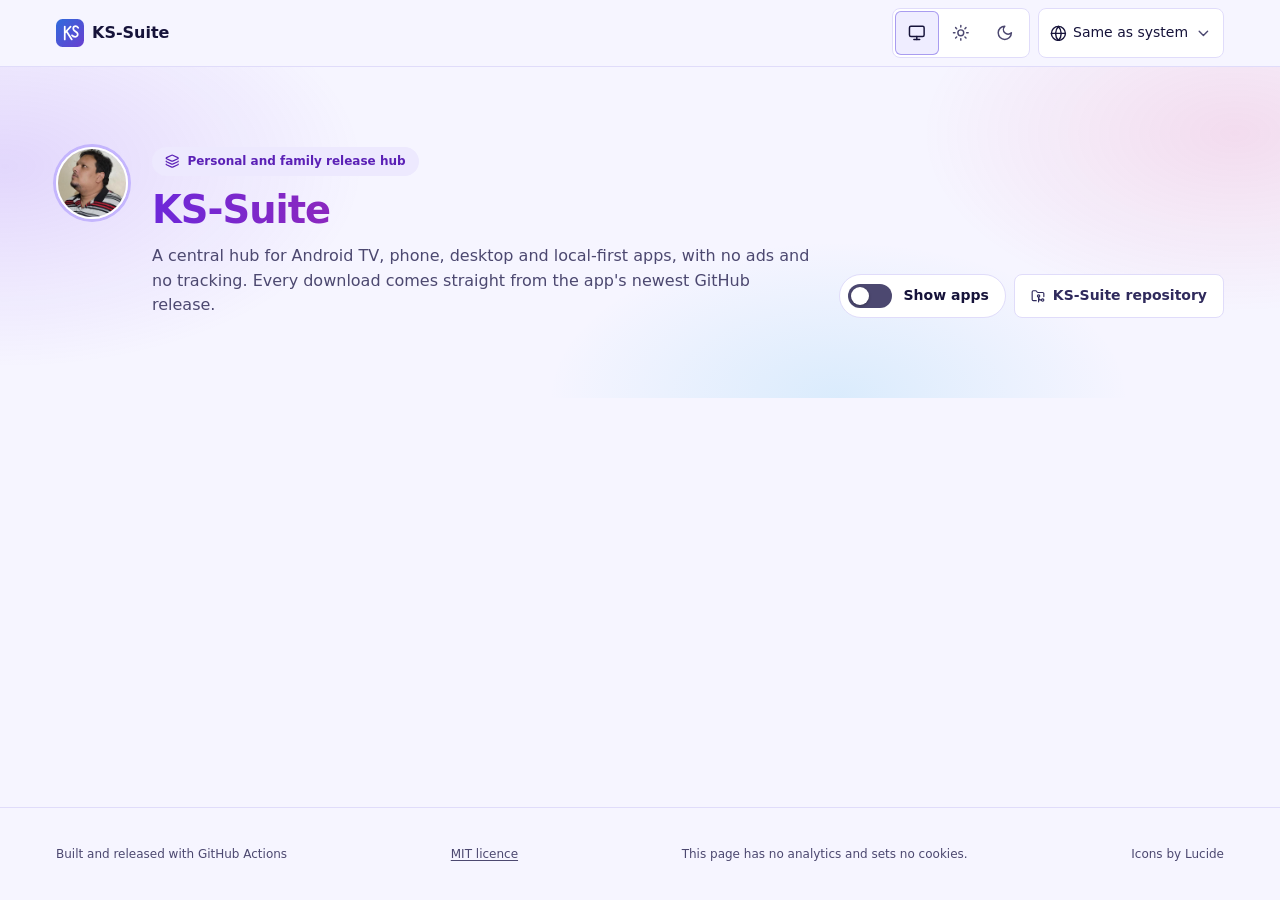
<file: site/index.html>
<!doctype html>
<html lang="en">
<head>
  <meta charset="utf-8">
  <meta name="viewport" content="width=device-width, initial-scale=1">
  <meta http-equiv="Content-Security-Policy" content="default-src 'self'; connect-src 'self' https://api.github.com; img-src 'self' data:; style-src 'self'; script-src 'self'; base-uri 'none'; form-action 'none'">
  <meta name="referrer" content="no-referrer">
  <title>KS-Suite: free, private apps</title>
  <meta name="description" content="KS-Suite: free, open-source, privacy-focused apps with no ads and no tracking. A Google TV launcher, a media player, a home media server, casting to TVs, an offline vault, an expense tracker, a download manager and a terminal, for Android, Google TV, macOS and Windows.">
  <link rel="canonical" href="https://kumasumit.github.io/ks-suite/">
  <link rel="alternate" hreflang="en" href="https://kumasumit.github.io/ks-suite/">
  <link rel="alternate" hreflang="hi" href="https://kumasumit.github.io/ks-suite/">
  <link rel="alternate" hreflang="x-default" href="https://kumasumit.github.io/ks-suite/">
  <link rel="sitemap" type="application/xml" href="https://kumasumit.github.io/ks-suite/sitemap.xml">
  <meta name="robots" content="index, follow">
  <meta property="og:type" content="website">
  <meta property="og:site_name" content="KS-Suite">
  <meta property="og:title" content="KS-Suite: free, private apps">
  <meta property="og:description" content="Free, open-source apps for Android, Google TV, macOS and Windows. No ads, no tracking.">
  <meta property="og:url" content="https://kumasumit.github.io/ks-suite/">
  <meta property="og:locale" content="en_US">
  <meta property="og:locale:alternate" content="hi_IN">
  <meta name="twitter:card" content="summary">
  <meta name="twitter:title" content="KS-Suite: free, private apps">
  <meta name="twitter:description" content="Free, open-source apps for Android, Google TV, macOS and Windows. No ads, no tracking.">
  <link rel="icon" href="icons/ks-suite.svg" type="image/svg+xml">
  <link rel="stylesheet" href="theme.css?v=__VERSION__">
  <link rel="stylesheet" href="style.css?v=__VERSION__">
  <script src="theme-init.js?v=__VERSION__"></script>
  <script src="app.js?v=__VERSION__" defer></script>
  <!-- json-ld:start --><!-- json-ld:end -->
</head>
<body>
  <a class="skip" href="#apps" data-t="nav.skip">Skip to apps</a>

  <header class="site-header">
    <div class="wrap">
      <a class="brand" href="./"><img src="icons/ks-suite.svg" alt="">KS-Suite</a>
      <div class="controls">
        <div class="switch theme-switch" role="group" aria-label="Theme" data-t-label="theme.label">
          <button type="button" data-theme-choice="system" aria-pressed="true" aria-label="System" data-t-label="theme.system" data-icon="monitor"></button>
          <button type="button" data-theme-choice="light" aria-pressed="false" aria-label="Light" data-t-label="theme.light" data-icon="sun"></button>
          <button type="button" data-theme-choice="dark" aria-pressed="false" aria-label="Dark" data-t-label="theme.dark" data-icon="moon"></button>
        </div>
        <div class="lang-select">
          <label for="lang-select" class="visually-hidden" data-t="nav.language">Language</label>
          <svg class="icon" viewBox="0 0 24 24" fill="none" stroke="currentColor" stroke-width="2" stroke-linecap="round" stroke-linejoin="round" aria-hidden="true" focusable="false"><circle cx="12" cy="12" r="10"/><path d="M12 2a14.5 14.5 0 0 0 0 20 14.5 14.5 0 0 0 0-20"/><path d="M2 12h20"/></svg>
          <select id="lang-select">
            <option value="system" data-t="lang.system">System</option>
            <option value="en" lang="en">English</option>
            <option value="hi" lang="hi">हिंदी</option>
          </select>
          <svg class="icon chevron" viewBox="0 0 24 24" fill="none" stroke="currentColor" stroke-width="2" stroke-linecap="round" stroke-linejoin="round" aria-hidden="true" focusable="false"><path d="m6 9 6 6 6-6"/></svg>
        </div>
      </div>
    </div>
  </header>

  <main>
    <section class="intro wrap">
      <div class="intro-main">
        <img class="avatar" src="icons/avatar.jpg" width="96" height="96" alt="The developer of KS-Suite" data-t-alt="hero.avatar">
        <div class="intro-text">
          <p class="eyebrow"><span data-icon="layers"></span><span data-t="hero.eyebrow">Personal and family release hub</span></p>
          <h1>KS-Suite</h1>
          <p class="lead" data-t="hero.lead"></p>
        </div>
      </div>
      <div class="intro-actions">
        <button type="button" class="toggle" id="see-apps" role="switch" aria-checked="false" aria-controls="apps"><span class="toggle-track" aria-hidden="true"><span class="toggle-knob"></span></span><span data-t="hero.cta">Show apps</span></button>
        <a class="btn btn-outline" href="https://github.com/kumasumit/ks-suite"><span data-icon="folderGit"></span><span data-t="hero.repo">KS-Suite repository</span></a>
      </div>
    </section>

    <section class="apps wrap" id="apps" data-part="apps" tabindex="-1" aria-labelledby="apps-heading">
      <div class="section-head">
        <h2 id="apps-heading" data-t="apps.heading">Applications</h2>
        <p class="muted" data-t="apps.intro">Each card shows the newest release. Downloads come straight from GitHub.</p>
      </div>
      <div class="groups" id="groups"><!-- static-apps:start --><!-- static-apps:end --></div>
      <noscript>
        <p>The download buttons need JavaScript; the list above links to each app's releases. The same list is in the <a href="https://github.com/kumasumit/ks-suite#readme">README</a>.</p>
      </noscript>
    </section>

    <section class="notes wrap" data-part="apps" aria-labelledby="notes-heading">
      <div class="panel">
        <h2 id="notes-heading"><span data-icon="download"></span><span data-t="install.heading">Quick install notes</span></h2>
        <div class="notes-grid">
          <div>
            <h3 data-t="install.androidTitle">Google TV and Android</h3>
            <p data-t="install.androidText"></p>
          </div>
          <div>
            <h3 data-t="install.desktopTitle">Windows and macOS</h3>
            <p data-t="install.desktopText"></p>
          </div>
        </div>
      </div>
    </section>
  </main>

  <footer class="site-footer">
    <div class="wrap">
      <p>
        <span data-t="footer.built">Built and released with GitHub Actions</span>
        <a href="https://github.com/kumasumit/ks-suite/blob/main/LICENSE" data-t="footer.licence">MIT licence</a>
        <span data-t="footer.privacy">This page has no analytics and sets no cookies.</span>
        <span data-t="footer.icons">Icons by Lucide</span>
      </p>
    </div>
  </footer>
</body>
</html>
</file>
<file: site/theme.css>
/* KS-Suite theme: every colour, font, size, space and motion value of the page.
   Restyle the page here; style.css uses these variables only.

   Colours are written once as light-dark(LIGHT, DARK). The page follows the system
   (color-scheme: light dark); the theme switch sets data-theme="light" or "dark" on
   <html>, which forces one side. Colour pairs are checked for WCAG AA
   (4.5:1 text, 3:1 large text and focus ring). */

:root {
  color-scheme: light dark;

  /* Type */
  --font-body: system-ui, -apple-system, "Segoe UI", Roboto, "Noto Sans", "Noto Sans Devanagari", sans-serif;
  --font-size-small: 0.875rem;
  --font-size-body: 1rem;
  --font-size-large: 1.25rem;
  --font-size-hero: clamp(1.75rem, 2.5vw + 1rem, 2.4rem);
  --font-size-xs: 0.75rem;
  --font-mono: ui-monospace, SFMono-Regular, Menlo, Consolas, monospace;
  --font-weight-strong: 650;
  --font-weight-hero: 600;
  --letter-spacing-hero: -0.025em;
  --line-height: 1.55;
  --line-height-tight: 1.15;

  /* Spacing */
  --space-1: 0.25rem;
  --space-2: 0.5rem;
  --space-3: 0.75rem;
  --space-4: 1rem;
  --space-5: 1.5rem;
  --space-6: 2rem;
  --space-7: 3rem;
  --space-8: 5rem;
  --page-width: 76rem;
  --card-min: 22rem;
  --touch: 2.75rem; /* 44 px minimum tap target */

  /* Shape */
  --radius-small: 0.375rem;
  --radius: 0.5rem;
  --radius-large: 0.75rem;
  --radius-pill: 999px;
  --border-width: 1px;
  --focus-width: 3px;
  --icon-app: 2.5rem;
  --toggle-width: 2.75rem;
  --toggle-height: 1.5rem;
  --toggle-gap: 3px;
  --avatar-size: 4.5rem;
  --avatar-ring: 1px;

  /* Motion (turned off under prefers-reduced-motion in style.css) */
  --motion: 180ms ease-out;

  /* Colours: light-dark(light, dark). Bright violet and pink, with a colour per app. */
  --color-bg: light-dark(#f6f5ff, #0e0b24);
  --color-surface: light-dark(#ffffff, #191536);
  --color-surface-2: light-dark(#efedff, #221d47);
  --color-header: light-dark(rgb(246 245 255 / 0.85), rgb(14 11 36 / 0.8));
  --color-border: light-dark(#e0dcfa, #2f2960);
  --color-border-strong: light-dark(#a99cf0, #5b4fa8);
  --color-text: light-dark(#16133a, #f5f3ff);
  --color-heading: light-dark(#16133a, #ffffff);
  --color-muted: light-dark(#4c4870, #bdb8e3);
  --color-subtle: light-dark(#2f2a5c, #ddd6fe);
  --color-link: light-dark(#5b2ee6, #c4b5fd);
  --color-focus: light-dark(#db2777, #f9a8d4);
  --color-icon-box: light-dark(#f3f1ff, #120f2c);
  --color-group: light-dark(#6d28d9, #c4b5fd);
  --color-eyebrow-bg: light-dark(#ede9fe, #2e1f66);
  --color-eyebrow-text: light-dark(#5b21b6, #ddd6fe);

  /* Primary buttons and the title: a violet-to-pink gradient (white text passes AA on both ends) */
  --gradient-start: light-dark(#6d28d9, #7c3aed);
  --gradient-end: light-dark(#be185d, #db2777);
  --gradient-start-hover: light-dark(#5b21b6, #6d28d9);
  --gradient-end-hover: light-dark(#9d174d, #be185d);
  --title-start: light-dark(#6d28d9, #a78bfa);
  --title-end: light-dark(#db2777, #f472b6);
  --color-on-accent: #ffffff;
  --toggle-off: light-dark(#4c4870, #bdb8e3);   /* switch track when off */
  --toggle-knob: light-dark(#ffffff, #191536);  /* knob when off */
  --color-accent: var(--gradient-start);
  --color-accent-hover: var(--gradient-start-hover);

  /* Soft colour glows behind the intro (decoration only) */
  --glow-1: light-dark(rgb(124 58 237 / 0.16), rgb(124 58 237 / 0.28));
  --glow-2: light-dark(rgb(219 39 119 / 0.12), rgb(219 39 119 / 0.22));
  --glow-3: light-dark(rgb(14 165 233 / 0.12), rgb(14 165 233 / 0.18));

  /* One colour per app, given in apps.json order: icon colour and icon backdrop */
  --hue-0-fg: light-dark(#2563eb, #60a5fa); --hue-0-bg: light-dark(#dbeafe, #14234d);
  --hue-1-fg: light-dark(#047857, #34d399); --hue-1-bg: light-dark(#d1fae5, #062e22);
  --hue-2-fg: light-dark(#c2410c, #fb923c); --hue-2-bg: light-dark(#ffedd5, #3a1708);
  --hue-3-fg: light-dark(#7c3aed, #a78bfa); --hue-3-bg: light-dark(#ede9fe, #2a1563);
  --hue-4-fg: light-dark(#be185d, #f472b6); --hue-4-bg: light-dark(#fce7f3, #4a0f2e);
  --hue-5-fg: light-dark(#0e7490, #22d3ee); --hue-5-bg: light-dark(#cffafe, #08333f);

  --shadow-card: 0 1px 2px light-dark(rgb(22 19 58 / 0.05), rgb(0 0 0 / 0.3));
  --shadow-hover: 0 8px 24px light-dark(rgb(109 40 217 / 0.12), rgb(0 0 0 / 0.45));
  --shadow-icon: none;
  --avatar-ring-color: light-dark(#ffffff, #191536);
  --avatar-glow: 0 0 0 3px light-dark(#c4b5fd, #7c3aed);

  --badge-released-bg: light-dark(#dcfce7, #0f2e22);
  --badge-released-text: light-dark(#166534, #86efac);
  --badge-beta-bg: light-dark(#fef3c7, #33270a);
  --badge-beta-text: light-dark(#92400e, #fcd34d);
  --badge-soon-bg: light-dark(#e0e7ff, #26245c);
  --badge-soon-text: light-dark(#4338ca, #c7d2fe);
  --badge-border: transparent;
}

:root[data-theme="light"] { color-scheme: light; }
:root[data-theme="dark"] { color-scheme: dark; }
</file>
<file: site/style.css>
/* Layout and components. Values come from theme.css only. */

*, *::before, *::after { box-sizing: border-box; }

html { scroll-behavior: smooth; scroll-padding-top: 5rem; }

body {
  margin: 0;
  background: var(--color-bg);
  color: var(--color-text);
  font-family: var(--font-body);
  font-size: var(--font-size-body);
  line-height: var(--line-height);
  -webkit-text-size-adjust: 100%;
  -webkit-font-smoothing: antialiased;
  min-height: 100vh; min-height: 100dvh; display: flex; flex-direction: column;
}
main { flex: 1; overflow-x: clip; } /* the intro glows reach past the edges; clipped here, so the page never gets wider than the screen */

::selection { background: var(--color-accent); color: var(--color-on-accent); }

a { color: var(--color-link); text-underline-offset: 0.18em; }

:focus-visible {
  outline: var(--focus-width) solid var(--color-focus);
  outline-offset: 2px;
  border-radius: var(--radius-small);
}

.wrap { max-width: var(--page-width); margin: 0 auto; padding: 0 var(--space-4); }
@media (min-width: 40rem) { .wrap { padding: 0 var(--space-5); } }

.skip {
  position: absolute; left: var(--space-4); top: -10rem;
  background: var(--color-surface); color: var(--color-text);
  padding: var(--space-2) var(--space-4); border-radius: var(--radius-small); z-index: 20;
}
.skip:focus { top: var(--space-2); }

.visually-hidden {
  position: absolute; width: 1px; height: 1px; padding: 0; margin: -1px;
  overflow: hidden; clip: rect(0 0 0 0); white-space: nowrap; border: 0;
}

.icon { width: 1em; height: 1em; flex: none; }
[data-icon] { display: inline-flex; }

/* Header */
.site-header {
  position: sticky; top: 0; z-index: 10;
  background: var(--color-header);
  -webkit-backdrop-filter: blur(12px);
  backdrop-filter: blur(12px);
  border-bottom: var(--border-width) solid var(--color-border);
}
.site-header .wrap {
  display: flex; align-items: center; justify-content: space-between;
  gap: var(--space-3); flex-wrap: wrap; padding-block: var(--space-2);
}
.brand {
  display: flex; align-items: center; gap: var(--space-2);
  font-weight: var(--font-weight-strong); color: var(--color-heading);
  text-decoration: none; min-height: var(--touch);
}
.brand img { width: 1.75rem; height: 1.75rem; }
.controls { display: flex; gap: var(--space-2); flex-wrap: wrap; }
/* On a phone the header wraps to two rows; it scrolls away there instead of covering the screen. */
@media (max-width: 40rem) { .site-header { position: static; } }

.switch {
  display: inline-flex; border: var(--border-width) solid var(--color-border);
  border-radius: var(--radius); padding: 2px; background: var(--color-surface);
}
.switch button {
  display: inline-flex; align-items: center; justify-content: center;
  min-height: var(--touch); min-width: var(--touch); padding: 0;
  border: 0; border-radius: var(--radius-small);
  background: transparent; color: var(--color-muted); font: inherit;
  cursor: pointer; transition: background var(--motion), color var(--motion);
}
.switch button .icon { width: 1.1rem; height: 1.1rem; }
.switch button:hover { background: var(--color-surface-2); color: var(--color-text); }
.switch button[aria-pressed="true"] {
  background: var(--color-surface-2); color: var(--color-heading);
  box-shadow: inset 0 0 0 var(--border-width) var(--color-border-strong);
}

/* Language dropdown: a native <select>, so its list opens vertically and works with keyboard and screen readers */
.lang-select { position: relative; display: inline-flex; align-items: center; color: var(--color-text); }
.lang-select .icon { position: absolute; pointer-events: none; width: 1.05rem; height: 1.05rem; }
.lang-select .icon:first-of-type { left: var(--space-3); }
.lang-select .chevron { right: var(--space-3); color: var(--color-muted); }
.lang-select select {
  appearance: none; -webkit-appearance: none;
  min-height: calc(var(--touch) + 6px); min-width: 9.5rem;
  padding: 0 calc(var(--space-3) + 1em + var(--space-2));
  border: var(--border-width) solid var(--color-border); border-radius: var(--radius);
  background: var(--color-surface); color: var(--color-text);
  font: inherit; font-size: var(--font-size-small); cursor: pointer;
  transition: border-color var(--motion), background var(--motion);
}
.lang-select select:hover { border-color: var(--color-border-strong); background: var(--color-surface-2); }
.lang-select option { background: var(--color-surface); color: var(--color-text); }

/* Intro, with soft colour glows behind it */
.intro { position: relative; isolation: isolate; }
.intro::before {
  content: ""; position: absolute; z-index: -1; inset: 0 -30vw; pointer-events: none;
  background:
    radial-gradient(32rem 18rem at 18% 30%, var(--glow-1), transparent 70%),
    radial-gradient(28rem 16rem at 80% 20%, var(--glow-2), transparent 70%),
    radial-gradient(26rem 14rem at 60% 100%, var(--glow-3), transparent 70%);
}
.intro {
  display: flex; flex-wrap: wrap; align-items: flex-end; justify-content: space-between;
  gap: var(--space-5); padding-block: var(--space-7) var(--space-6);
  border-bottom: var(--border-width) solid var(--color-border);
  margin-bottom: var(--space-6);
}
.intro-main { display: flex; gap: var(--space-5); align-items: flex-start; flex: 1 1 32rem; }
.avatar {
  width: var(--avatar-size); height: var(--avatar-size); border-radius: 50%; flex: none;
  object-fit: cover; border: 2px solid var(--avatar-ring-color); box-shadow: var(--avatar-glow);
}
.intro-text { display: grid; gap: var(--space-3); }
.eyebrow {
  display: inline-flex; align-items: center; gap: var(--space-2); justify-self: start; margin: 0;
  padding: var(--space-1) var(--space-3); border-radius: var(--radius-pill);
  border: var(--border-width) solid transparent; background: var(--color-eyebrow-bg);
  color: var(--color-eyebrow-text); font-size: var(--font-size-xs); font-weight: var(--font-weight-strong);
}
.eyebrow .icon { color: var(--color-eyebrow-text); width: 0.9rem; height: 0.9rem; }
.intro h1 {
  font-size: var(--font-size-hero); font-weight: var(--font-weight-hero);
  letter-spacing: var(--letter-spacing-hero); line-height: var(--line-height-tight);
  color: var(--title-start); margin: 0; max-width: 22em; text-wrap: balance;
  background: linear-gradient(90deg, var(--title-start), var(--title-end));
  -webkit-background-clip: text; background-clip: text; -webkit-text-fill-color: transparent;
}
.lead { margin: 0; color: var(--color-muted); max-width: 42rem; }

.intro-actions { display: flex; flex-wrap: wrap; align-items: center; gap: var(--space-2); }

/* "Show apps": a pill-shaped on/off switch with a round knob */
.toggle {
  display: inline-flex; align-items: center; gap: var(--space-3);
  min-height: var(--touch); padding: 0 var(--space-4) 0 var(--space-2);
  border: var(--border-width) solid var(--color-border); border-radius: var(--radius-pill);
  background: var(--color-surface); color: var(--color-heading);
  font: inherit; font-size: var(--font-size-small); font-weight: var(--font-weight-strong);
  cursor: pointer; transition: border-color var(--motion), background var(--motion);
}
.toggle:hover { border-color: var(--color-border-strong); background: var(--color-surface-2); }
.toggle:focus-visible { border-radius: var(--radius-pill); }
.toggle-track {
  position: relative; flex: none; width: var(--toggle-width); height: var(--toggle-height);
  border-radius: var(--radius-pill); background: var(--toggle-off);
  transition: background var(--motion);
}
.toggle-knob {
  position: absolute; top: var(--toggle-gap); left: var(--toggle-gap);
  width: calc(var(--toggle-height) - 2 * var(--toggle-gap)); height: calc(var(--toggle-height) - 2 * var(--toggle-gap));
  border-radius: 50%; background: var(--toggle-knob);
  box-shadow: 0 1px 3px rgb(0 0 0 / 0.3);
  transition: transform var(--motion);
}
.toggle[aria-checked="true"] .toggle-track { background: linear-gradient(135deg, var(--gradient-start), var(--gradient-end)); }
.toggle[aria-checked="true"] .toggle-knob {
  background: #ffffff;
  transform: translateX(calc(var(--toggle-width) - var(--toggle-height)));
}

/* The apps view: hidden until the address ends in #apps (theme-init.js and app.js set data-view) */
html[data-view="home"] [data-part="apps"] { display: none; }
html[data-view="home"] .intro { border-bottom: 0; padding-block: var(--space-8); }

@media (max-width: 30rem) {
  .intro-main { flex-direction: column; gap: var(--space-4); }
}

/* Buttons */
.btn {
  display: inline-flex; align-items: center; gap: var(--space-2);
  min-height: var(--touch); padding: var(--space-2) var(--space-4);
  border-radius: var(--radius); text-decoration: none;
  font-size: var(--font-size-small); font-weight: var(--font-weight-strong);
  background: linear-gradient(135deg, var(--gradient-start), var(--gradient-end)); color: var(--color-on-accent);
  border: var(--border-width) solid transparent;
  transition: background var(--motion), border-color var(--motion), box-shadow var(--motion);
}
.btn:hover { background: linear-gradient(135deg, var(--gradient-start-hover), var(--gradient-end-hover)); }
.btn-outline, .btn-plain {
  background: var(--color-surface); color: var(--color-subtle); border-color: var(--color-border);
}
.btn-outline:hover, .btn-plain:hover { background: var(--color-surface-2); border-color: var(--color-border-strong); }

/* App grid */
.apps { margin-bottom: var(--space-7); }
.section-head {
  display: flex; flex-wrap: wrap; align-items: baseline; justify-content: space-between;
  gap: var(--space-1) var(--space-4); margin-bottom: var(--space-5);
  padding-bottom: var(--space-4); border-bottom: var(--border-width) solid var(--color-border);
}
.section-head h2 { font-size: var(--font-size-large); font-weight: var(--font-weight-strong); margin: 0; color: var(--color-heading); }
.section-head p { margin: 0; font-size: var(--font-size-xs); }
.groups { display: grid; gap: var(--space-6); }
.group { --group-from: var(--color-group); --group-to: var(--color-group); }
.group[data-group="media"] { --group-from: light-dark(#6d28d9, #c4b5fd); --group-to: light-dark(#be185d, #f9a8d4); }
.group[data-group="personal"] { --group-from: light-dark(#047857, #6ee7b7); --group-to: light-dark(#0e7490, #67e8f9); }
.group[data-group="desktop"] { --group-from: light-dark(#1d4ed8, #93c5fd); --group-to: light-dark(#4338ca, #a5b4fc); }
/* Group headings: centred, in the group's own colours, between two fading rules. */
.group-head {
  display: flex; flex-direction: column; align-items: center; text-align: center;
  gap: var(--space-1); margin: var(--space-2) 0 var(--space-4);
}
.group-head h3 {
  display: flex; align-items: center; gap: var(--space-3); width: 100%; justify-content: center;
  margin: 0; font-size: var(--font-size-body); font-weight: 800;
  text-transform: uppercase; letter-spacing: 0.12em; color: var(--group-from);
}
.group-head h3 span {
  background: linear-gradient(90deg, var(--group-from), var(--group-to));
  -webkit-background-clip: text; background-clip: text; color: transparent;
}
.group-head h3::before, .group-head h3::after {
  content: ""; flex: 1 1 0; max-width: 10rem; height: 2px; border-radius: 1px;
  background: linear-gradient(90deg, transparent, var(--group-from));
}
.group-head h3::after { background: linear-gradient(90deg, var(--group-to), transparent); }
.group-head p { margin: 0; font-size: var(--font-size-xs); color: var(--color-muted); }
@media (forced-colors: active) { .group-head h3 span { color: CanvasText; background: none; } }
.grid {
  list-style: none; padding: 0; margin: 0;
  display: grid; gap: var(--space-4);
  /* At most two columns: the groups hold two or four apps, so rows always fill evenly. */
  grid-template-columns: repeat(auto-fill, minmax(min(100%, max(var(--card-min), calc((100% - var(--space-4)) / 2))), 1fr));
}
.grid > li { display: flex; }

.card {
  flex: 1; display: flex; flex-direction: column; gap: var(--space-4);
  background: var(--color-surface); border: var(--border-width) solid var(--color-border);
  border-radius: var(--radius-large); padding: var(--space-5);
  box-shadow: var(--shadow-card);
  transition: background var(--motion), border-color var(--motion), box-shadow var(--motion);
}
.card:hover, .card:focus-within { border-color: var(--hue-fg, var(--color-border-strong)); box-shadow: var(--shadow-hover); }
.card-head { display: flex; flex-wrap: wrap; gap: var(--space-2) var(--space-3); align-items: flex-start; justify-content: space-between; }
.card-title { display: flex; gap: var(--space-3); align-items: center; min-width: 0; }
.icon-box {
  display: inline-flex; align-items: center; justify-content: center; flex: none;
  width: var(--icon-app); height: var(--icon-app); border-radius: var(--radius);
  background: var(--hue-bg, var(--color-icon-box)); color: var(--hue-fg, var(--color-subtle));
}
.icon-box .icon { width: 1.25rem; height: 1.25rem; stroke-width: 1.75; }
.name-row { display: flex; flex-wrap: wrap; align-items: center; gap: var(--space-1) var(--space-2); }
.card h4 { margin: 0; font-size: var(--font-size-body); font-weight: var(--font-weight-strong); color: var(--color-heading); line-height: var(--line-height-tight); }
.repo-id { font-family: var(--font-mono); font-size: var(--font-size-xs); color: var(--color-muted); text-decoration: none; }
.repo-id:hover { color: var(--color-text); text-decoration: underline; }
.tagline { margin: 0; color: var(--color-muted); font-size: var(--font-size-small); line-height: 1.65; }
.muted { color: var(--color-muted); font-size: var(--font-size-small); }

.platform-pill {
  flex: none; white-space: nowrap; max-width: 100%; overflow: hidden; text-overflow: ellipsis;
  border: var(--border-width) solid var(--color-border); border-radius: var(--radius-small);
  background: var(--color-icon-box); color: var(--color-subtle);
  padding: 0.05rem var(--space-2); font-size: var(--font-size-xs); line-height: 1.6;
}

.badges { display: inline-flex; gap: var(--space-1); flex-wrap: wrap; }
.badge {
  display: inline-block; padding: 0 var(--space-2); border-radius: var(--radius-small);
  border: var(--border-width) solid var(--badge-border);
  font-size: var(--font-size-xs); font-weight: var(--font-weight-strong); line-height: 1.6; white-space: nowrap;
}
.badge-released { background: var(--badge-released-bg); color: var(--badge-released-text); }
.badge-beta, .badge-prerelease { background: var(--badge-beta-bg); color: var(--badge-beta-text); }
.badge-coming-soon { background: var(--badge-soon-bg); color: var(--badge-soon-text); }

/* Footer row: tech line and release on the left, buttons on the right */
.card-foot {
  margin-top: auto; padding-top: var(--space-3);
  border-top: var(--border-width) solid var(--color-border);
  display: flex; flex-wrap: wrap; align-items: center; justify-content: space-between; gap: var(--space-3);
}
.card-meta {
  margin: 0; display: flex; flex-direction: column; gap: 0.1rem;
  font-size: var(--font-size-xs); color: var(--color-muted);
}
/* Download buttons: an even grid that fills the card (one per row on a phone, two or more on wider cards). */
.actions {
  flex: 1 1 100%; display: grid; gap: var(--space-2);
  grid-template-columns: repeat(auto-fill, minmax(min(100%, 13.5rem), 1fr));
}
.actions .btn { justify-content: center; white-space: nowrap; }
.actions .lock-note { grid-column: 1 / -1; justify-content: flex-end; }
.btn-small { min-height: var(--touch); padding: var(--space-1) var(--space-3); font-size: var(--font-size-xs); border-radius: var(--radius-small); }
.btn-small .icon { width: 0.95rem; height: 0.95rem; }
.btn .size { font-weight: normal; opacity: 0.8; }
.lock-note { display: inline-flex; align-items: center; gap: var(--space-1); font-size: var(--font-size-xs); color: var(--badge-beta-text); }

/* Install notes */
.notes { margin-bottom: var(--space-6); }
.panel {
  background: var(--color-surface); border: var(--border-width) solid var(--color-border);
  border-radius: var(--radius-large); padding: var(--space-5);
}
.panel h2 {
  display: flex; align-items: center; gap: var(--space-2); margin: 0 0 var(--space-4);
  font-size: var(--font-size-body); font-weight: var(--font-weight-strong); color: var(--color-heading);
}
.panel h2 .icon { color: var(--color-subtle); }
.notes-grid { display: grid; gap: var(--space-5); grid-template-columns: repeat(auto-fit, minmax(min(100%, 18rem), 1fr)); }
.notes-grid h3 { margin: 0 0 var(--space-1); font-size: var(--font-size-small); font-weight: var(--font-weight-strong); color: var(--color-subtle); }
.notes-grid p { margin: 0; font-size: var(--font-size-small); color: var(--color-muted); }

/* Footer */
.site-footer { border-top: var(--border-width) solid var(--color-border); padding-block: var(--space-5); }
.site-footer p {
  margin: 0; display: flex; flex-wrap: wrap; align-items: center; justify-content: space-between;
  gap: var(--space-2) var(--space-5); font-size: var(--font-size-xs); color: var(--color-muted);
}
.site-footer a { color: var(--color-muted); display: inline-flex; align-items: center; min-height: var(--touch); }

@media (prefers-reduced-motion: reduce) {
  html { scroll-behavior: auto; }
  *, *::before, *::after { transition: none !important; animation: none !important; }
}

/* Per-app colours (app.js gives each card hue-0 … hue-5, in apps.json order) */
.hue-0 { --hue-fg: var(--hue-0-fg); --hue-bg: var(--hue-0-bg); }
.hue-1 { --hue-fg: var(--hue-1-fg); --hue-bg: var(--hue-1-bg); }
.hue-2 { --hue-fg: var(--hue-2-fg); --hue-bg: var(--hue-2-bg); }
.hue-3 { --hue-fg: var(--hue-3-fg); --hue-bg: var(--hue-3-bg); }
.hue-4 { --hue-fg: var(--hue-4-fg); --hue-bg: var(--hue-4-bg); }
.hue-5 { --hue-fg: var(--hue-5-fg); --hue-bg: var(--hue-5-bg); }
</file>
